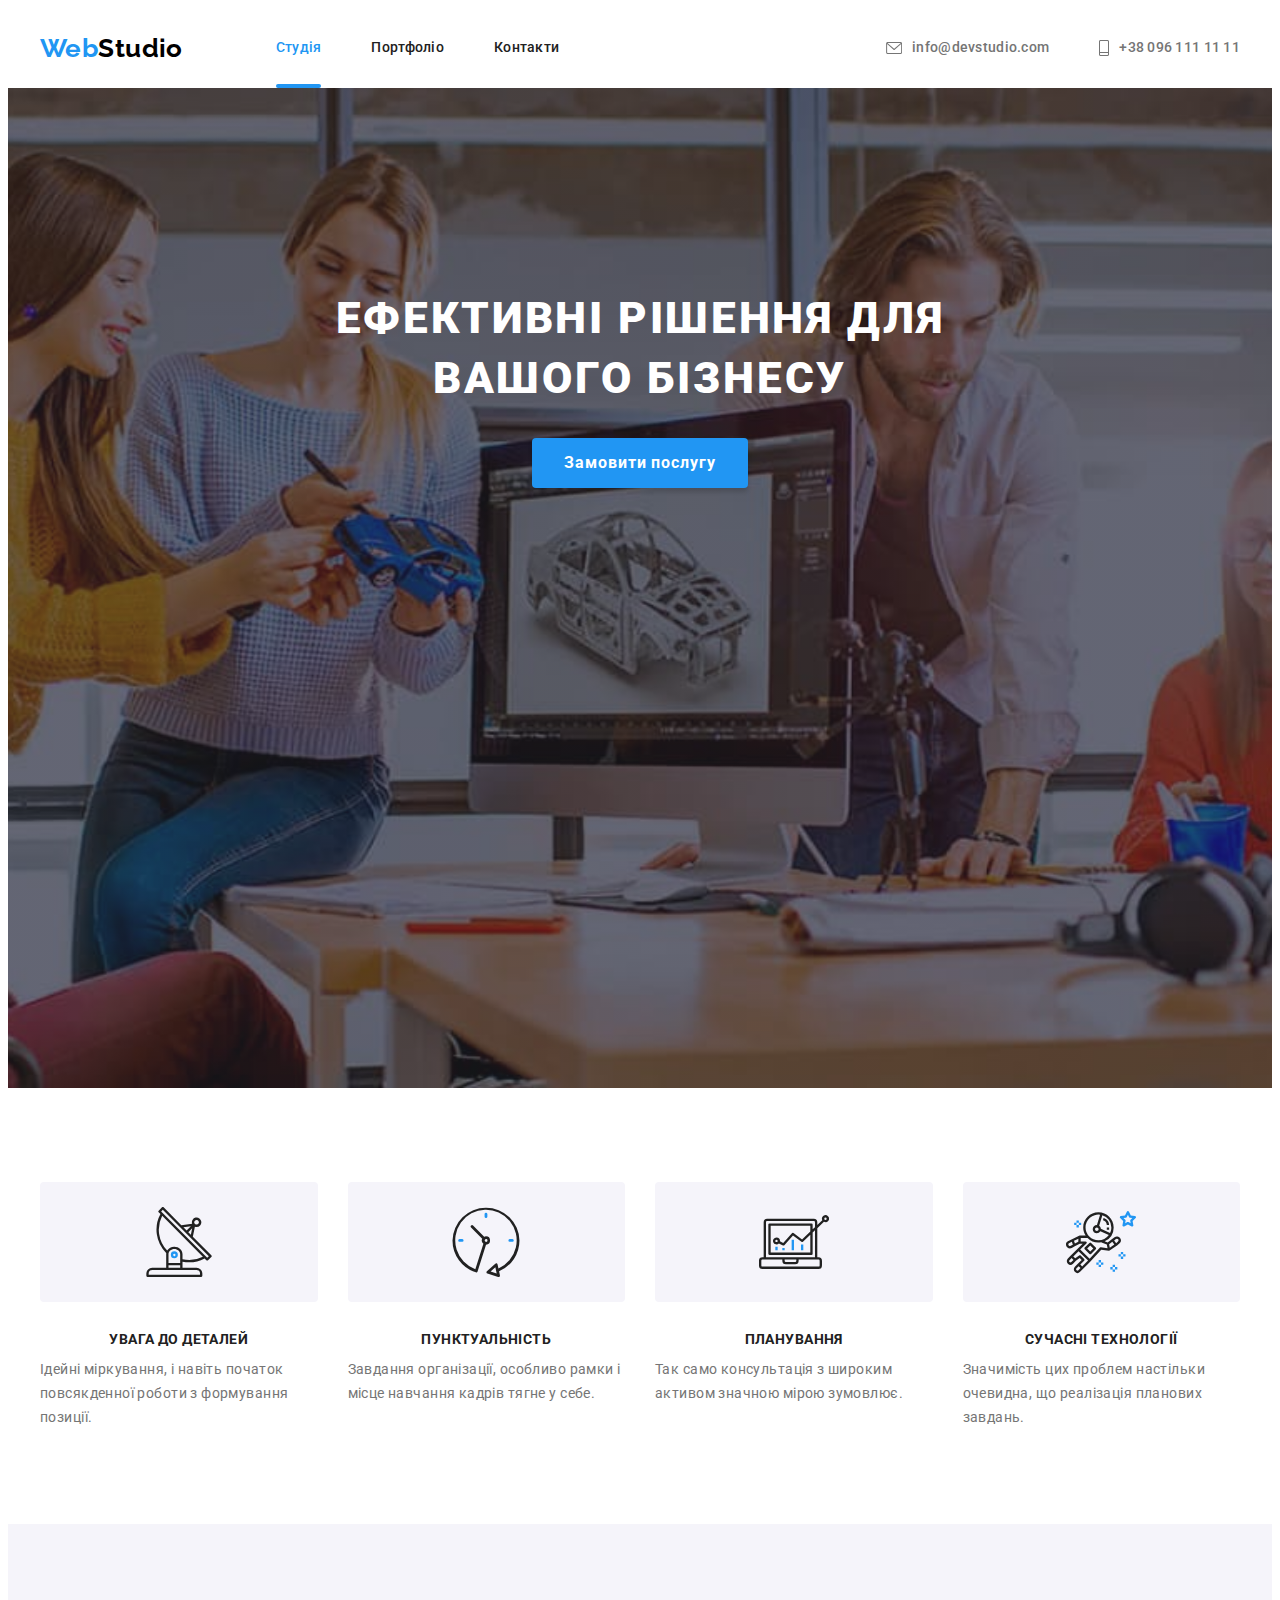
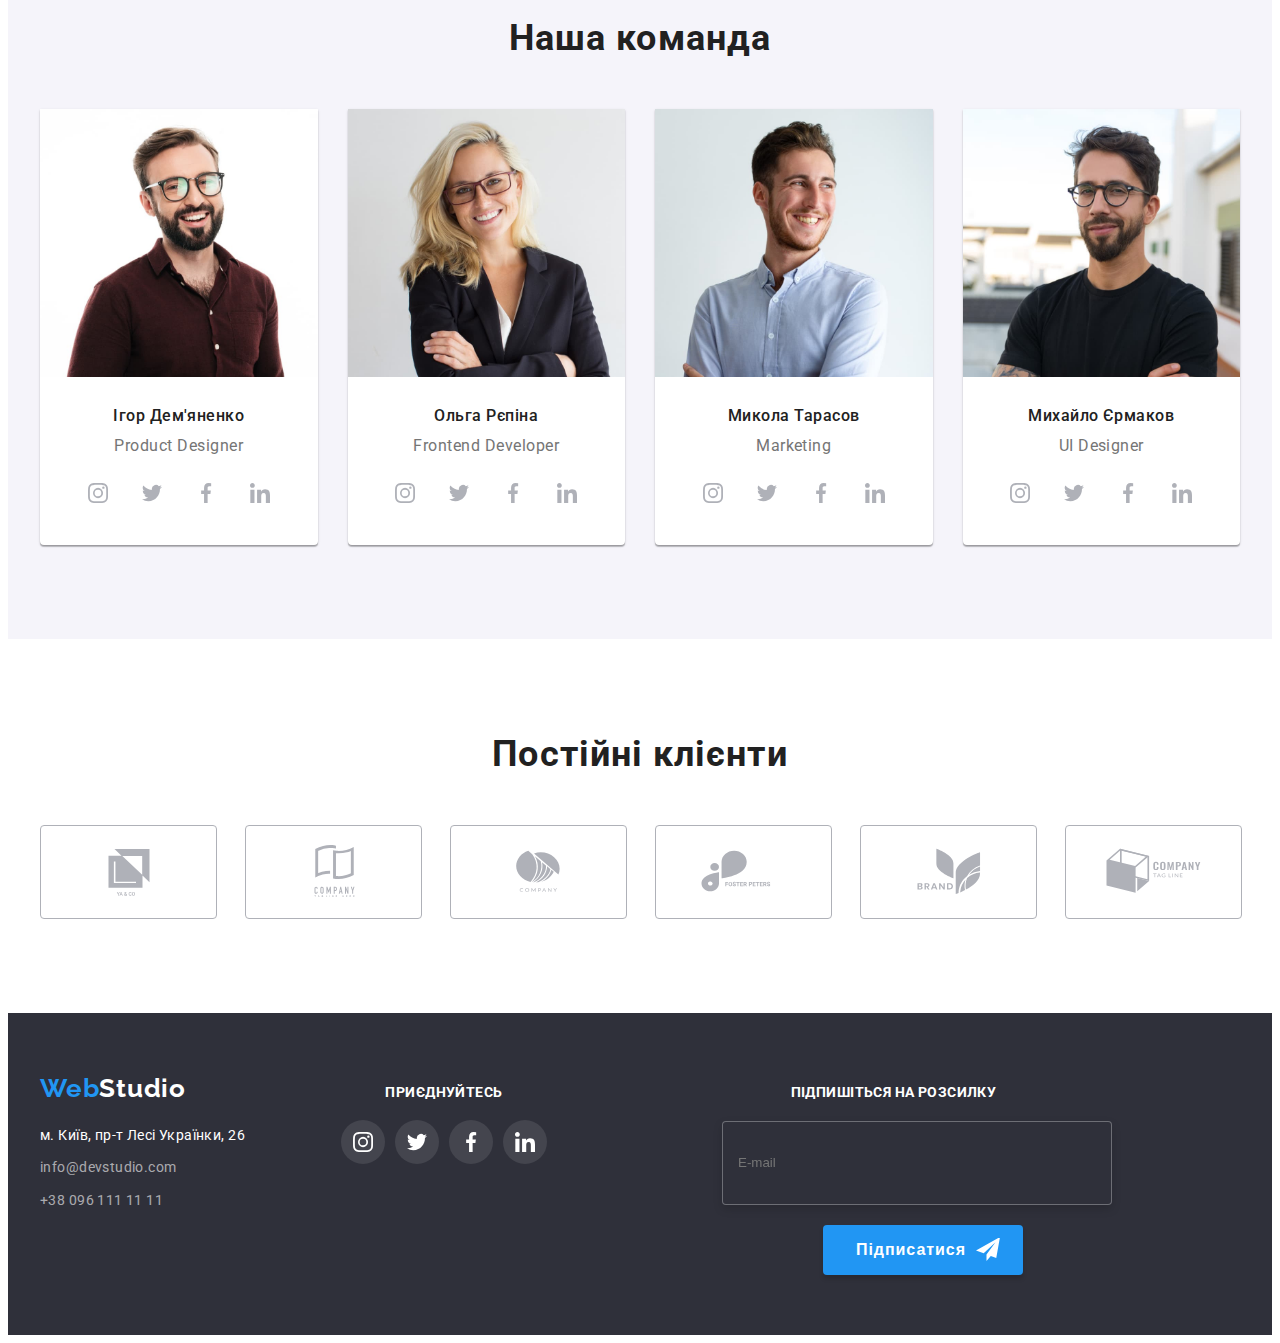
<file: index.html>
<!DOCTYPE html>
<html lang="uk">
<head>
    <link rel="stylesheet" href="https://cdnjs.cloudflare.com/ajax/libs/modern-normalize/1.1.0/modern-normalize.min.css"
        integrity="sha512-wpPYUAdjBVSE4KJnH1VR1HeZfpl1ub8YT/NKx4PuQ5NmX2tKuGu6U/JRp5y+Y8XG2tV+wKQpNHVUX03MfMFn9Q=="
        crossorigin="anonymous" referrerpolicy="no-referrer" />
    <link rel="stylesheet" href="https://cdnjs.cloudflare.com/ajax/libs/animate.css/4.1.1/animate.min.css" />
    <link rel="stylesheet" href="./css/main.min.css">
    <meta charset="UTF-8">
    <meta http-equiv="X-UA-Compatible" content="IE=edge">
    <meta name="viewport" content="width=device-width, initial-scale=1.0">
    <title>Студія</title>
    <link rel="preconnect" href="https://fonts.googleapis.com">
    <link rel="preconnect" href="https://fonts.gstatic.com" crossorigin>
    <link href="https://fonts.googleapis.com/css2?family=Raleway:wght@700&family=Roboto:wght@400;500;700;900&display=swap"
        rel="stylesheet">
</head>
<body>
<header class="header">
<div class="container header-container-index">
        <nav class="header-nav-index">
            <a href="./index.html" class="webstudio"><span class="web">Web</span>Studio</span></a>
            <div class="container-unter-line">
            <ul class="nav-head-list list">
            <li><a href="" class="nav-header current">Студія</a></li>
            <li><a href="./portfolio.html" class="nav-header">Портфоліо</a></li>
            <li><a href="" class="nav-header">Контакти</a></li>
        </ul>
    </div>       
    </nav>  
    <ul class="nav-contact-index list"> 
        <li class="nav-idex-li"><a href="mailto:info@devstudio.com" class="nav-contact"><svg class="nav-contact-icon" width="16" height="12">
            <use href="./images/symbol-env-handy.svg#icon-envelope"></use>
        </svg>info@devstudio.com</a></li>
        <li class="nav-idex-li"><a href="tel:+380961111111" class="nav-contact"><svg class="nav-contact-icon" width="10" height="16">
            <use href="./images/symbol-env-handy.svg#icon-Vector"></use>
        </svg>+38 096 111 11 11</a></li>
    </ul>  
    <button type="button" class="menu_open" data-menu-open><svg class="menu_icon" width="24" height="16">
        <use href="./images/symbol-defs.svg#icon-menu_24px"></use>
    </svg></button>
</div>
<div class="mob_menu is-hidden" data-menu>
    <div class="container"> 
    <div class="mob-menu_top">
        <button type="button" class="menu_close" data-menu-close><svg class="modal-close-icon" width="19" height="19">
            <use href="./images/symbol-defs.svg#icon-close-black"></use>
        </svg></button>
        <ul class="mob_menu_list list">
        <li class="mob_menu-item"><a href="" class="mob-menu_link current">Студія</a></li>
        <li class="mob_menu-item"><a href="./portfolio.html" class="mob-menu_link">Портфоліо</a></li>
        <li class="mob_menu-item"><a href="" class="mob-menu_link">Контакти</a></li>
    </ul>
</div>
    <div class="mob-menu_bottom">
        <ul class="mob_contact-list list">
        <li class="mobmenu-contact-item"><a href="tel:+380961111111" class="mob-menu_tel">+38 096 111 11 11</a></li>
        <li class="mobmenu-contact-item"><a href="mailto:info@devstudio.com" class="mob-menu_mail">info@devstudio.com</a></li>
    </ul>
    <ul class="soc-mob_menu list">
        <li class="mob-soc_item"><a href="" class="ref-soc_mob">Instagram</a></li>
        <li class="mob-soc_item"><a href="" class="ref-soc_mob">Twitter</a></li>
        <li class="mob-soc_item"><a href="" class="ref-soc_mob">Facebook</a></li>
        <li class="mob-soc_item"><a href="" class="ref-soc_mob">LinkedIn</a></li>
    </ul>
</div>
</div>     
</div>
    </header> 
    <main>
        <section class="head-section">
            <div class="container">
                <h1 class="head-title">Ефективні рішення для вашого бізнесу</h1>
            <button type="button" class="button-head" data-modal-open>Замовити послугу</button>
            </div>
        </section>
        <section class="benefits">
            <div class="container">
                <h2 class="visually-hidden">переваги</h2>
            <ul class="benefits-list list">
                <li class="list-benefits-index"><a href="" class="test-item-ref"><svg class="test-index-icon" width="70px" height="70px">
                        <use href="./images/symbol-defs.svg#icon-antenna-1"></use>
                        </svg></a>
                        <h3 class="title-main-section">увага до деталей</h3> 
                        <p class="parag-main-section">Ідейні міркування, і навіть початок повсякденної роботи з формування позиції.</p>
                </li>
                <li class="list-benefits-index"><a href="" class="test-item-ref"><svg class="test-index-icon" width="70px" height="70px">
                        <use href="./images/symbol-defs.svg#icon-clock-1"></use>
                        </svg></a><h3 class="title-main-section">пунктуальність</h3> <p class="parag-main-section">Завдання організації, особливо рамки і місце навчання кадрів тягне у себе.</p>
                </li>
                <li class="list-benefits-index"><a href="" class="test-item-ref"><svg class="test-index-icon" width="70px" height="70px">
                        <use href="./images/symbol-defs.svg#icon-diagram-1"></use>
                        </svg></a><h3 class="title-main-section">планування</h3> <p class="parag-main-section">Так само консультація з широким активом значною мірою зумовлює.</p>
                </li>
                <li class="list-benefits-index"><a href="" class="test-item-ref"><svg class="test-index-icon" width="70px" height="70px">
                        <use href="./images/symbol-defs.svg#icon-astronaut-1"></use>
                        </svg></a><h3 class="title-main-section">сучасні технології</h3> <p class="parag-main-section">Значимість цих проблем настільки очевидна, що реалізація планових завдань.</p>
                </li>
            </ul>      
        </div>    
        </section>
        <section class="we-do-section">
            <div class="container">
                <h2 class="we-do-title">Чим ми займаємося</h2>
            <ul class="wedo-list list">
                <li class="we-do-item"><div class="we-do-container"><img src="images/img-1-2.jpg" alt="photo1" width="370" height="294">
                <p class="we-do-text">десктопні додатки</p></div></li>
                <li class="we-do-item"><div class="we-do-container"><img src="images/img-2-2.jpg" alt="photo2" width="370" height="294">
                <p class="we-do-text">мобільні додатки</p></div></li>
                <li class="we-do-item"><div class="we-do-container"><img src="images/img-3-2.jpg" alt="photo3" width="370" height="294">
                <p class="we-do-text">дизайнерські рішення</p></div></li>
            </ul>
        </div>    
        </section>
        <section class="ourteam">
        <div class="container">
                <h2 class="team-name-section">Наша команда</h2>
            <ul class="team-list list">
                <li class="ourteam-index-box">
                    <picture>
                        <source srcset="./images/imgleute-2.jpg 1x, ./images/img2x.jpg 2x" media="(min-width: 1200px)">
                        <source srcset="./images/imgleute-2.jpg 1x, ./images/img-5tab2x.jpg 2x" media="(min-width: 768px)">
                        <source srcset="./images/imgleute-2.jpg 1x, ./images/img-mob.jpg 2x" media="(min-width: 460px)">
                    </picture>
                    <img srcset="./images/imgleute-2.jpg 1x, ./images/img2x.jpg 2x" src="images/imgleute-2.jpg" alt="photo1-2" width="270" height="260" class="img-team">
                    <div class="cont-team-name"><h3 class="team-name">Ігор Дем'яненко</h3>
                    <p class="team-name-parag">Product Designer</p> 
                    <ul class="index-soc-list list">
                        <li class="index-soc-item"><a href="" class="index-soc-link"><svg class="index-icon-soc" width="20px" height="20px">
                            <use href="./images/symbol-defs.svg#icon-instagram-2"></use>
                        </svg></a></li>
                        <li class="index-soc-item"><a href="" class="index-soc-link"><svg class="index-icon-soc" width="20px" height="20px">
                            <use href="./images/symbol-defs.svg#icon-twitter-1"></use>
                        </svg></a></li>
                        <li class="index-soc-item"><a href="" class="index-soc-link"><svg class="index-icon-soc" width="20px" height="20px">
                            <use href="./images/symbol-defs.svg#icon-facebook-1"></use>
                        </svg></a></li>
                        <li class="index-soc-item"><a href="" class="index-soc-link"><svg class="index-icon-soc" width="20px" height="20px">
                            <use href="./images/symbol-defs.svg#icon-linkedin-1"></use>
                        </svg></a></li>
                </ul>
                </div> 
                <li class="ourteam-index-box">
                    <picture>
                        <source srcset="./images/img-2leute-2.jpg 1x, ./images/img-2-2x.jpg 2x" media="(min-width: 1200px)">
                        <source srcset="./images/img-2leute-2.jpg 1x, ./images/img-6tab2x.jpg 2x" media="(min-width: 768px)">
                        <source srcset="./images/img-2leute-2.jpg 1x, ./images/img-mob1.jpg 2x" media="(min-width: 460px)">
                     </picture>
                    <img srcset="./images/img-2leute-2.jpg 1x, ./images/img-2-2x 2x.jpg" src="images/img-2leute-2.jpg" alt="photo1-3" width="270" height="260">
                    <div class="cont-team-name"><h3 class="team-name">Ольга Рєпіна</h3>
                    <p class="team-name-parag">Frontend Developer</p>
                <ul class="index-soc-list list">
                    <li class="index-soc-item"><a href="" class="index-soc-link"><svg class="index-icon-soc" width="20" height="20">
                            <use href="./images/symbol-defs.svg#icon-instagram-2"></use>
                        </svg></a></li>
                    <li class="index-soc-item"><a href="" class="index-soc-link"><svg class="index-icon-soc" width="20" height="20">
                            <use href="./images/symbol-defs.svg#icon-twitter-1"></use>
                        </svg></a></li>
                    <li class="index-soc-item"><a href="" class="index-soc-link"><svg class="index-icon-soc" width="20" height="20">
                            <use href="./images/symbol-defs.svg#icon-facebook-1"></use>
                        </svg></a></li>
                    <li class="index-soc-item"><a href="" class="index-soc-link"><svg class="index-icon-soc" width="20" height="20">
                            <use href="./images/symbol-defs.svg#icon-linkedin-1"></use>
                        </svg></a></li>
                </ul>
            </div>
                <li class="ourteam-index-box">
                    <picture>
                        <source srcset="./images/img-3leute-2.jpg 1x, ./images/img-3-2x.jpg 2x" media="(min-width: 1200px)">
                        <source srcset="./images/img-3leute-2.jpg 1x, ./images/img-7tab2x.jpg 2x" media="(min-width: 768px)">
                        <source srcset="./images/img-3leute-2.jpg 1x, ./images/img-mob2.jpg 2x" media="(min-width: 460px)">
                    </picture>
                    <img srcset="./images/img-3leute-2.jpg 1x, ./images/img-3-2x.jpg 2x" src="images/img-3leute-2.jpg" alt="photo1-4" width="270" height="260">
                    <div class="cont-team-name">
                    <h3 class="team-name">Микола Тарасов</h3>
                    <p class="team-name-parag">Marketing</p>
                <ul class="index-soc-list list">
                    <li class="index-soc-item"><a href="" class="index-soc-link"><svg class="index-icon-soc" width="20" height="20">
                            <use href="./images/symbol-defs.svg#icon-instagram-2"></use>
                        </svg></a></li>
                    <li class="index-soc-item"><a href="" class="index-soc-link"><svg class="index-icon-soc" width="20" height="20">
                            <use href="./images/symbol-defs.svg#icon-twitter-1"></use>
                        </svg></a></li>
                    <li class="index-soc-item"><a href="" class="index-soc-link"><svg class="index-icon-soc" width="20" height="20">
                            <use href="./images/symbol-defs.svg#icon-facebook-1"></use>
                        </svg></a></li>
                    <li class="index-soc-item"><a href="" class="index-soc-link"><svg class="index-icon-soc" width="20" height="20">
                            <use href="./images/symbol-defs.svg#icon-linkedin-1"></use>
                        </svg></a></li>
                </ul>
            </div>
                <li class="ourteam-index-box">
                    <picture>
                    <source srcset="./images/img-4leute-2.jpg 1x, ./images/img-4-2x.jpg 2x" media="(min-width: 1200px)">
                    <source srcset="./images/img-4leute-2.jpg 1x, ./images/img-8tab2x.jpg 2x" media="(min-width: 768px)">
                    <source srcset="./images/img-4leute-2.jpg 1x, ./images/img-mob3.jpg 2x" media="(min-width: 460px)">
                </picture>
                <img srcset="./images/img-4leute-2.jpg 1x, ./images/img-4-2x.jpg 2x" src="images/img-4leute-2.jpg" alt="photo1-5" width="270" height="260">
                <div class="cont-team-name"><h3 class="team-name">Михайло Єрмаков</h3>
                <p class="team-name-parag">UI Designer</p>
            <ul class="index-soc-list list">
                <li class="index-soc-item"><a href="" class="index-soc-link"><svg class="index-icon-soc" width="20" height="20">
                        <use href="./images/symbol-defs.svg#icon-instagram-2"></use>
                    </svg></a></li>
                <li class="index-soc-item"><a href="" class="index-soc-link"><svg class="index-icon-soc" width="20" height="20">
                        <use href="./images/symbol-defs.svg#icon-twitter-1"></use>
                    </svg></a></li>
                <li class="index-soc-item"><a href="" class="index-soc-link"><svg class="index-icon-soc" width="20" height="20">
                        <use href="./images/symbol-defs.svg#icon-facebook-1"></use>
                    </svg></a></li>
                <li class="index-soc-item"><a href="" class="index-soc-link"><svg class="index-icon-soc" width="20" height="20">
                        <use href="./images/symbol-defs.svg#icon-linkedin-1"></use>
                    </svg></a></li>
            </ul>
        </div> 
        </section>
        <section class="our-clients section">
            <div class="container">
                <h2 class="clients-title">Постійні клієнти</h2>
                <ul class="clients-list list">
                <li class="clients-item"><a href="" class="clients-link"><svg class="clients-icon" width="106" height="60">
                    <use href="./images/symbol-defs.svg#icon-Logo"></use>
                </svg></a></li>
                <li class="clients-item"><a href="" class="clients-link"><svg class="clients-icon" width="106" height="60">
                    <use href="./images/symbol-defs.svg#icon-Logo-2"></use>
                </svg></a></li>
                <li class="clients-item"><a href="" class="clients-link"><svg class="clients-icon" width="106" height="60">
                    <use href="./images/symbol-defs.svg#icon-Logo-3"></use>
                </svg></a></li>
                <li class="clients-item"><a href="" class="clients-link"><svg class="clients-icon" width="106" height="60">
                    <use href="./images/symbol-defs.svg#icon-Logo-4"></use>
                </svg></a></li>
                <li class="clients-item"><a href="" class="clients-link"><svg class="clients-icon" width="106" height="60">
                    <use href="./images/symbol-defs.svg#icon-Logo-5"></use>
                </svg></a></li>
                <li class="clients-item"><a href="" class="clients-link"><svg class="clients-icon" width="106" height="60">
                    <use href="./images/symbol-defs.svg#icon-Logo-6"></use>
                </svg></a></li>
            </ul>
        </div>
        </section>
    </main>
    <footer class="footer-section">
        <div class="footer-three-colon container">
            <div class="footer-two-colon">
        <div class="footer-container">
<a href="./index.html" class="webstudiofut"><span class="web">Web</span>Studio</span></a>
            <address class="address-footer-index">
                <ul class="footer-index-list list">
                <li class="footer-list-index"><a href="https://goo.gl/maps/mVJf43payoTZsXNx5" target="_blank" rel="noopener norefferer nofollow" class="address-studio">м. Київ, пр-т Лесі Українки, 26</a></li>
                <li class="footer-list-index"><a href="mail to:info@devstudio.com" class="footer-contact">info@devstudio.com</a></li>
                <li class="footer-list-index"><a href="tel:+380961111111" class="footer-contact">+38 096 111 11 11</a></li>
                </ul>
            </address>
        </div>  
        <div class="footer-soc-container">
            <p class="footer-soc-title">приєднуйтесь</p>
            <ul class="footer-soc-list list">
<li class="footer-soc-item"><a href="" class="footer-soc-link"><svg class="footer-icon-soc" width="20" height="20">
            <use href="./images/symbol-defs.svg#icon-instagram-2"></use>
        </svg></a></li>
<li class="footer-soc-item"><a href="" class="footer-soc-link"><svg class="footer-icon-soc" width="20" height="20">
            <use href="./images/symbol-defs.svg#icon-twitter-1"></use>
        </svg></a></li>
<li class="footer-soc-item"><a href="" class="footer-soc-link"><svg class="footer-icon-soc" width="20" height="20">
            <use href="./images/symbol-defs.svg#icon-facebook-1"></use>
        </svg></a></li>
<li class="footer-soc-item"><a href="" class="footer-soc-link"><svg class="footer-icon-soc" width="20" height="20">
            <use href="./images/symbol-defs.svg#icon-linkedin-1"></use>
        </svg></a></li>
            </ul>
        </div> 
    </div>  
    <div class="footer-input-check container">
            <label for="footer-check" class="footer-label">Підпишіться на розсилку</label>
            <form class="form-check">
            <input type="text" id="footer-check" name="footer-check" class="footer-input" placeholder="E-mail">
            <button type="submit" class="footer-btn">Підписатися 
                <span class="span-icon">
                <svg class="footer-btn-icon" width="24" height="24">
                <use href="./images/symbol-defs.svg#icon-icon-send-2"></use>
            </svg>
            </span></button> 
            </form>
        </div> 
    </div>
    </footer>
    <div class="backdrop is-hidden" data-modal>
        <div class="modal">
            <button type="button" class="modal-close" data-modal-close>
                <svg class="modal-close-icon" width="18" height="18">
                    <use href="./images/symbol-defs.svg#icon-close-black"></use>
                </svg>
            </button>
            <p class="modal-name">Залиште свої дані, ми вам передзвонимо</p>
            <form>
                    <label class="modal-label">
                    <span class="modal-input-text">Ім'я</span> 
                    <span class="modal-wrap">
                        <input type="text" name="user-name" class="modal-input" required>
                    <svg class="modal-input-icon" width="16" height="16">
                        <use href="./images/symbol-defs.svg#icon-person-black-18dp-1-2"></use>
                    </svg>
                </span>
                </label>
                <label class="modal-label">
                    <span class="modal-input-text">Телефон</span> 
                    <span class="modal-wrap">
                        <input type="tel" name="user-tel" class="modal-input" required>
                    <svg class="modal-input-icon" width="16" height="16">
                        <use href="./images/symbol-defs.svg#icon-phone-black-18dp-1-2"></use>
                    </svg>
                    </span>
                </label>
                    <label class="modal-label">
                    <span class="modal-input-text">Пошта</span> 
                    <span class="modal-wrap">
                        <input type="email" name="user-email" class="modal-input" required>
                    <svg class="modal-input-icon" width="16" height="16">
                        <use href="./images/symbol-defs.svg#icon-email-black-18dp-1-2"></use>
                    </svg>
                    </span>
                </label>
                <div class="text-area-wrap">
                    <label class="modal-label">
                    <span class="modal-field-text">Коментар</span> 
                    <textarea name="text" cols="30" rows="10" class="modal-textarea" placeholder="Введіть текст"></textarea>
                </label></div>
                <div class="input-privacy">
                    <input type="checkbox" id="privacy" name="privacy" class="privacy-input visually-hidden">
                    <label for="privacy" class="check-text">
                    <span>
                        <svg class="privacy-icon" width="16" height="15">
                            <use href="./images/symbol-defs.svg#icon-Vector-2"></use>
                        </svg>
                    </span>
                     Погоджуюся з розсилкою та приймаю <a href="" target="_blank" rel="noopener norefferer nofollow" class="privacy-ref">Умови договору</a> 
                    </label>
                </div>
                <button type="submit" class="modal-btn">Відправити</button>
            </form>
        </div>
    </div>
    <script src="js/modal.js"></script>
    <script src="js/menu.js"></script>
</body>
</html>
</file>
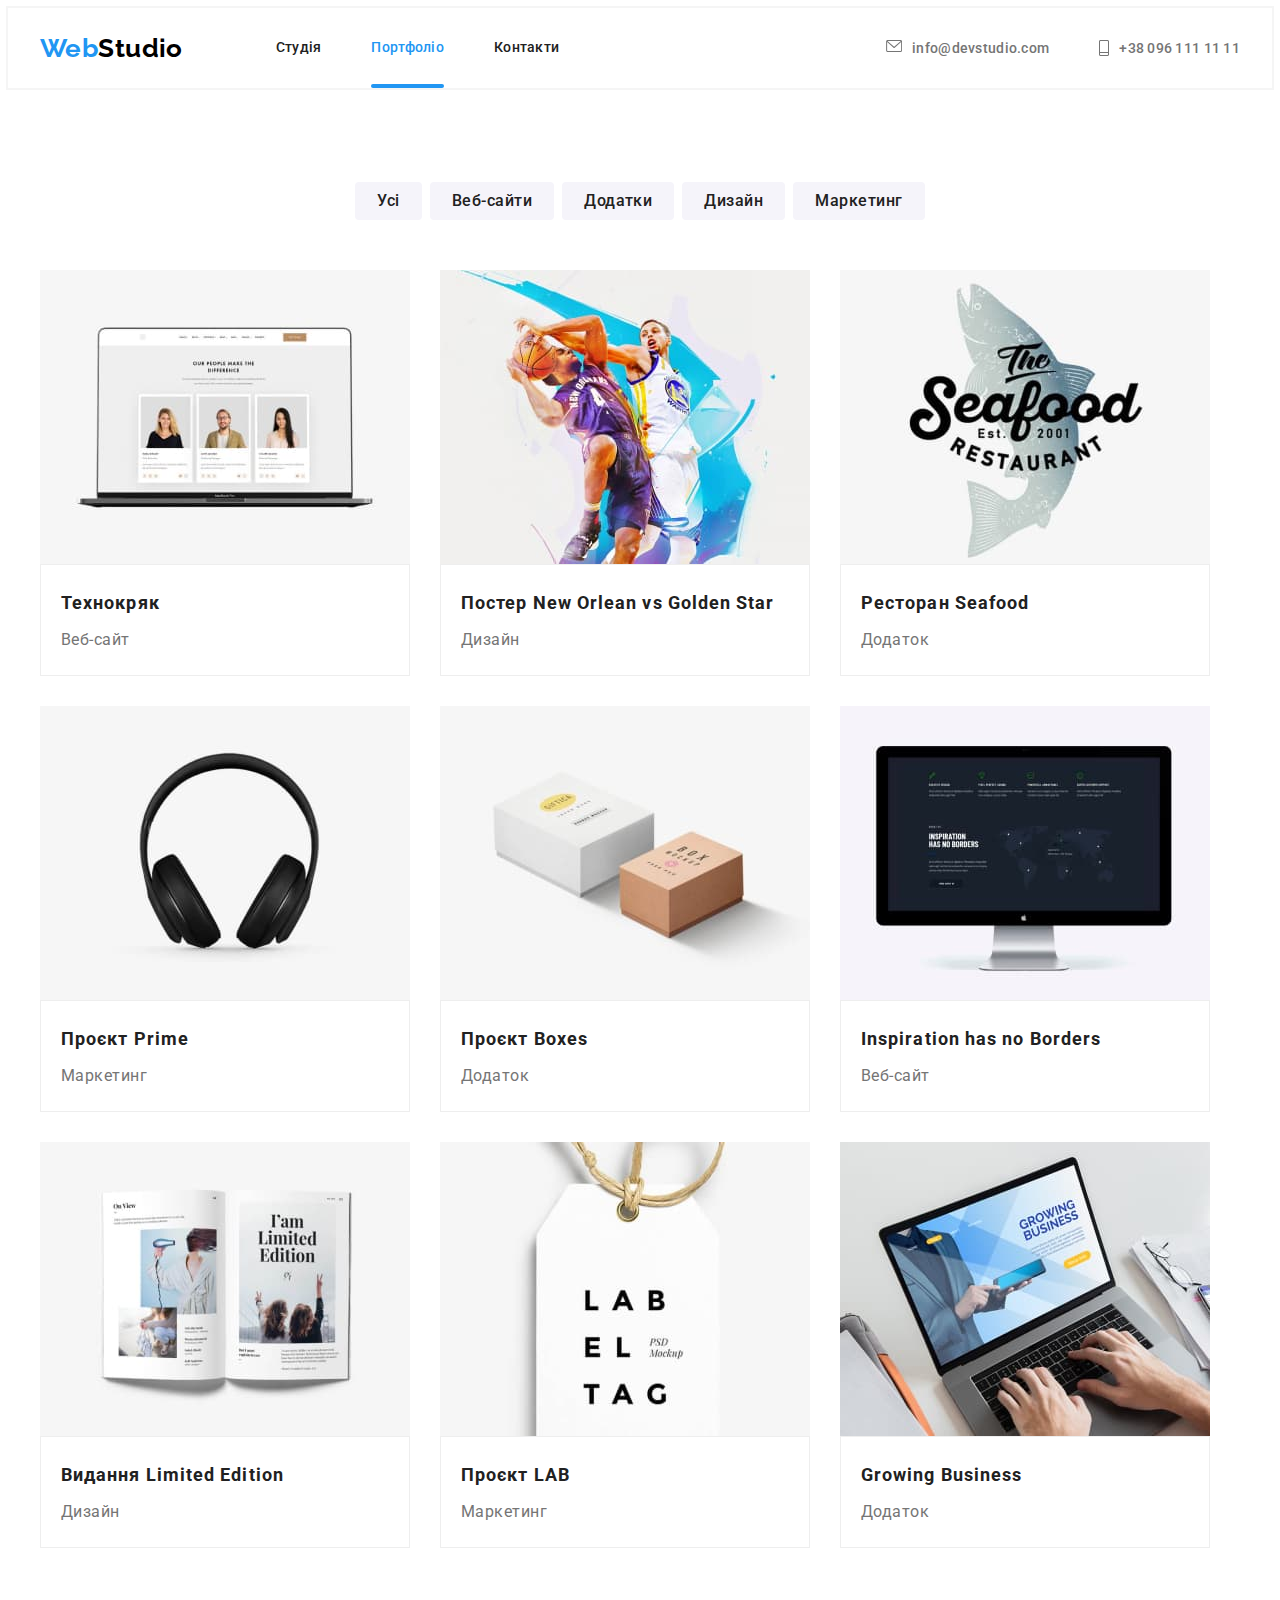
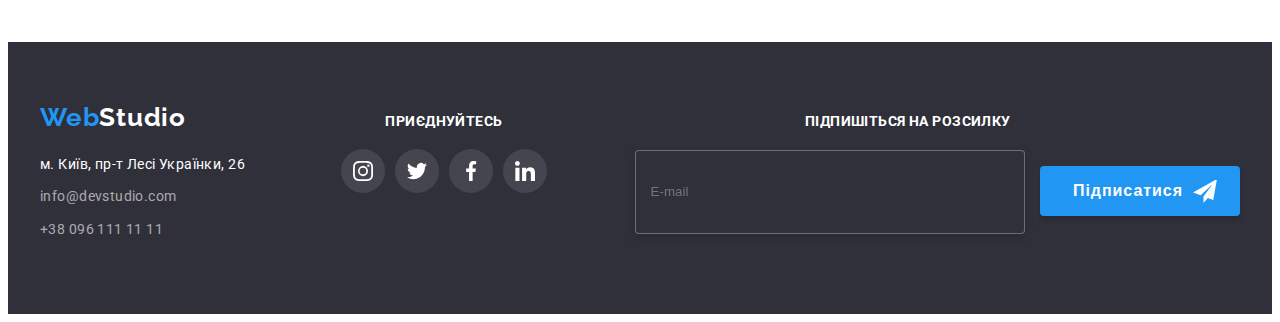
<file: portfolio.html>
<!DOCTYPE html>
<html lang="uk">
<head>
    <link rel="stylesheet" href="https://cdnjs.cloudflare.com/ajax/libs/modern-normalize/1.1.0/modern-normalize.min.css"
        integrity="sha512-wpPYUAdjBVSE4KJnH1VR1HeZfpl1ub8YT/NKx4PuQ5NmX2tKuGu6U/JRp5y+Y8XG2tV+wKQpNHVUX03MfMFn9Q=="
        crossorigin="anonymous" referrerpolicy="no-referrer" />
    <link rel="stylesheet" href="https://cdnjs.cloudflare.com/ajax/libs/animate.css/4.1.1/animate.min.css" />
    <!-- <link rel="stylesheet" href="./css/styles.css"> -->
    <link rel="stylesheet" href="./css/main.min.css">
    <meta charset="UTF-8">
    <meta http-equiv="X-UA-Compatible" content="IE=edge">
    <meta name="viewport" content="width=device-width, initial-scale=1.0">
    <title>Портфоліо</title>
    <link rel="preconnect" href="https://fonts.googleapis.com">
    <link rel="preconnect" href="https://fonts.gstatic.com" crossorigin>
    <link href="https://fonts.googleapis.com/css2?family=Raleway:wght@700&family=Roboto:wght@400;500;700;900&display=swap"
        rel="stylesheet">
</head>
<body>
    <header class="header-portfolio">
        <div class="por-cont-header container">
           <nav class="nav-header-portfolio">
            <a href="./index.html" class="webstudio"><span class="web">Web</span>Studio</a>
            <div class="container-port-unterline">
                <ul class="port-header-list list">
                <li><a href="./index.html" class="portfolio-nav">Студія</a></li>
                <li><a href="" class="portfolio-nav current">Портфоліо</a></li>
                <li><a href="" class="portfolio-nav">Контакти</a></li>
            </ul>
        </div>    
         </nav>
         <ul class="portfolio-contact-list list">
            <li><a href="mailto:info@devstudio.com" class="portfolio-contact"><svg class="pnav-contact-icon" width="16" height="12">
                <use href="./images/symbol-env-handy.svg#icon-envelope"></use>
            </svg>info@devstudio.com</a></li>
            <li><a href="tel:+380961111111" class="portfolio-contact"><svg class="pnav-contact-icon" width="10" height="16">
                <use href="./images/symbol-env-handy.svg#icon-Vector"></use>
            </svg>+38 096 111 11 11</a></li>
         </ul>
     </div>    
    </header>
    <main>
    <section class="portfolio-main-color">
        <div class="container">
            <h1 class="visually-hidden prt-pdg">Портфоліо</h1>
    <ul class="btn-portfolio-list list">
        <li><button type="button" class="portfolio-button">Усі</button></li>
        <li><button type="button" class="portfolio-button">Веб-сайти
        </button></li>
        <li><button type="button" class="portfolio-button">Додатки
        </button></li>
        <li><button type="button" class="portfolio-button">Дизайн</button></li>
        <li><button type="button" class="portfolio-button">Маркетинг
        </button></li>
    </ul>    
        <ul class="portfolio-img-list list">
            <li class="portfolio-box"><a href="" class="portfolio-box-link"><div class="img-text-container"><img src="images/images-portfolio/img.jpg" alt="img1" width="370" height="294"><p class="img-text">Ресурс пропонує комплексні пропозиції з різним рівнем функціоналу та сервісів. Все це дозволить відвідувачу отримати
            вичерпні відомості про компанію чи приватну особу.</p></div>
            <div class="port-img-name"><h2 class="portfolio-img-name">Технокряк</h2>
            <p class="portfolio-img-parag">Веб-сайт</p></div></a>
            </li>
            <li class="portfolio-box"><a href="" class="portfolio-box-link"><img src="images/images-portfolio/img-2.jpg" alt="img2" width="370" height="294">
            <div class="port-img-name"><h2 class="portfolio-img-name">Постер New Orlean vs Golden Star</h3>
            <p class="portfolio-img-parag">Дизайн</p></div></a>
           </li>
            <li class="portfolio-box"><a href="" class="portfolio-box-link"><img src="images/images-portfolio/img-3.jpg" alt="img3" width="370" height="294">
            <div class="port-img-name"><h2 class="portfolio-img-name">Ресторан Seafood</h2>
            <p class="portfolio-img-parag">Додаток</p></div></a>
            </li>
            <li class="portfolio-box"><a href="" class="portfolio-box-link"><img src="images/images-portfolio/img-4.jpg" alt="img4" width="370" height="294">
            <div class="port-img-name"><h2 class="portfolio-img-name">Проєкт Prime</h2>
            <p class="portfolio-img-parag">Маркетинг</p></div></a>
            </li>    
            <li class="portfolio-box"><a href="" class="portfolio-box-link"><img src="images/images-portfolio/img-5.jpg" alt="img5" width="370" height="294">
            <div class="port-img-name"><h2 class="portfolio-img-name">Проєкт Boxes</h2>
            <p class="portfolio-img-parag">Додаток</p></div></a>
            </li>
            <li class="portfolio-box"><a href="" class="portfolio-box-link"><img src="images/images-portfolio/img-6.jpg" alt="img6" width="370" height="294">
            <div class="port-img-name"><h2 class="portfolio-img-name">Inspiration has no Borders</h2>
            <p class="portfolio-img-parag">Веб-сайт</p></div></a>
            </li>
            <li class="portfolio-box"><a href="" class="portfolio-box-link"><img src="images/images-portfolio/img-7.jpg" alt="img7" width="370" height="294">
            <div class="port-img-name"><h2 class="portfolio-img-name">Видання Limited Edition</h2>
            <p class="portfolio-img-parag">Дизайн</p></div></a>
            </li>
            <li class="portfolio-box"><a href="" class="portfolio-box-link"><img src="images/images-portfolio/img-8.jpg" alt="img8" width="370" height="294">
            <div class="port-img-name"><h2 class="portfolio-img-name">Проєкт LAB</h2>
            <p class="portfolio-img-parag">Маркетинг</p></div></a>
            </li>
            <li class="portfolio-box"><a href="" class="portfolio-box-link"><img src="images/images-portfolio/img-9.jpg" alt="img9" width="370" height="294">
            <div class="port-img-name"><h2 class="portfolio-img-name">Growing Business</h2>
            <p class="portfolio-img-parag">Додаток</p></div></a>
            </li>
        </ul>
    </div>    
    </section>
</main>
   <footer class="footer-portfolio">
    <div class="footer-two-colon container">
        <div class="footer-container">
            <a href="./index.html" class="webstudiofut"><span class="web">Web</span>Studio</a>
            <address class="address-footer-portfolio">
                <ul class="list">
                <li class="footer-list-port"><a href="https://goo.gl/maps/mVJf43payoTZsXNx5" target="_blank" rel="noopener norefferer nofollow" class="adress-portfolio">м. Київ, пр-т Лесі Українки, 26</a></li>
                <li class="footer-list-port"><a href="mailto:info@devstudio.com" class="portfolio-contactfut">info@devstudio.com</a></li>
                <li class="footer-list-port"><a href="tel:+380961111111" class="portfolio-contactfut">+38 096 111 11 11</a></li>
                </ul>
        </div>
            </address> 
            <div class="footer-soc-container">
                <p class="footer-soc-title">приєднуйтесь</p>
                <ul class="footer-soc-list list">
                    <li class="footer-soc-item"><a href="" class="footer-soc-link"><svg class="footer-icon-soc" width="20"
                                height="20">
                                <use href="./images/symbol-defs.svg#icon-instagram-2"></use>
                            </svg></a></li>
                    <li class="footer-soc-item"><a href="" class="footer-soc-link"><svg class="footer-icon-soc" width="20"
                                height="20">
                                <use href="./images/symbol-defs.svg#icon-twitter-1"></use>
                            </svg></a></li>
                    <li class="footer-soc-item"><a href="" class="footer-soc-link"><svg class="footer-icon-soc" width="20"
                                height="20">
                                <use href="./images/symbol-defs.svg#icon-facebook-1"></use>
                            </svg></a></li>
                    <li class="footer-soc-item"><a href="" class="footer-soc-link"><svg class="footer-icon-soc" width="20"
                                height="20">
                                <use href="./images/symbol-defs.svg#icon-linkedin-1"></use>
                            </svg></a></li>
                </ul>
            </div>
            <div class="footer-input-check">
                <label for="footer-check" class="footer-label">Підпишіться на розсилку</label>
                <form class="form-check">
                    <input type="text" id="footer-check" name="footer-check" class="footer-input" placeholder="E-mail">
                    <button type="submit" class="footer-btn">Підписатися
                        <span class="span-icon">
                            <svg class="footer-btn-icon" width="24" height="24">
                                <use href="./images/symbol-defs.svg#icon-icon-send-2"></use>
                            </svg>
                        </span></button>
                </form>
            </div>
   </footer> 
</body>
</html>
</file>
<file: css/styles.css>
:root{
    --portfolio-button-text: #FFFFFF;
    --portfolio-bg-color: #2196F3;
    --primary-white-color: #FFFFFF;
    --primary-whiteblack-color: #212121;
    --primary-gray-color: #757575;
    --primary-vanila-color: #EEEEEE;
    --primary-black-color: #000000;
    --primary-vanilawhite-color: #F5F4FA;
    --primary-blackwhite-color: #2F303A;
    --primary--grey-color: #ECECEC;
    --transition-main: 250ms cubic-bezier(0.4, 0, 0.2, 1);
}
body{
    font-family: 'Roboto', sans-serif;
    background-color: #FFFFFF;
    font-size: 14px;
    letter-spacing: 0.03em;
    color: var(--primary-whiteblack-color);
}

p, 
h1, 
h2, 
h3, 
h4, 
h5, 
h6 {
    margin: 0;
}

ul, 
ol {
    margin: 0;
    padding-left: 0;
}

address {
    font-style: normal;
}

button {
    cursor: pointer;
}

img{
    display: block;
}

.list{
    list-style: none;
}

.visually-hidden{
    position: absolute;
    white-space: nowrap;
    width: 1px;
    height: 1px;
    overflow: hidden;
    border: 0;
    padding: 0;
    clip: rect(0 0 0 0);
    clip-path: inset(50%);
    margin: -1px;
}

.container{
    width: 1200px;
    padding-left: 15px;
    padding-right: 15px;
    margin: 0 auto;
} 
/* Studio */
/* headernav */
 .webstudiofut{
    font-family: 'Raleway';
    font-weight: 700;
    font-size: 26px;
    line-height: 1.19;
    letter-spacing: 0.03em;
    color: #FFFFFF;
    text-decoration: none;
}
.webstudio{
    font-family: 'Raleway', sans-serif;
    font-weight: 700;
    font-size: 26px;
    line-height: 1.19;
    color: #000000;
    text-decoration: none;
    margin-right: 93px;
}

.web{
    color: #2196F3;
    text-decoration: none;    
}
.header-nav-index{
    display: flex;
    align-items: center;

}
.header-container-index{
    display: flex;
    align-items: center;
}
.nav-contact-index{
    display: flex;
    gap: 50px;
    margin-left: auto;
}
.nav-head-list{
    display: flex;
    gap: 50px;
    align-items: flex-end;
}
.nav-header{
    font-family: 'Roboto', sans-serif;
    font-weight: 500;
    font-size: 14px;
    line-height: 1.14;
    letter-spacing: 0.02em;
    color: #212121;  
    text-decoration: none;
    display: block;
    padding: 32px 0;
    transition: color var(--transition-main);
}

.nav-header:hover,
.nav-header:focus{
    color: #2196F3;
}
.current{
    color: #2196F3;
    display: flex;
    align-items: flex-end;
    position: relative;
}

.container-unter-line .current::after{
    content: '';
    width: 100%;
    height: 4px;
    background-color: #2196F3;
    position: absolute;
    bottom: 0;
    left: 0;
    border-radius: 2px;
}

.container-port-unterline .current::after{
    content: '';
    width: 100%;
    height: 4px;
    background-color: #2196F3;
    position: absolute;
    bottom: 0;
    left: 0;
    border-radius: 2px;
}
.nav-contact{
    font-family: 'Roboto', sans-serif;
    font-weight: 500;
    font-size: 14px;
    line-height: 1.14;
    letter-spacing: 0.02em;
    color: #757575;
    text-decoration: none;
    font-style: normal;
    display: flex;
    align-items: center;
    transition: color var(--transition-main);
}

.nav-contact-icon{
    margin-right: 10px;
    fill: currentColor;
}

.nav-contact:hover,
.nav-contact:focus{
    color: #2196F3;
}

/* head section */
.test-item-list-index{
    display: flex;
    gap: 30px;
    padding-bottom: 30px;
}
.test-item-index{
    width: 270px;
    height: 120px;
    background-color: #F5F4FA;
    border-radius: 4px;
    display: flex;
    align-items: center;
    justify-content: center;
}


.head-section{
    background-color: #2F303A;
    padding-bottom: 200px;
    padding-top: 200px;
    text-align: center;
    background-image: linear-gradient(rgba(47, 48, 58, 0.4),rgba(47, 48, 58, 0.4)), url(../images/front-2.jpg);
    background-repeat: no-repeat;
    background-position: center;
    background-size: cover;
    color: rgba(47, 48, 58, 0.4);
    max-width: 1600px;
    height: 600px;
    margin: 0 auto;
}
.head-title{
    font-family: 'Roboto' sans-serif;
    font-weight: 900;
    font-size: 44px;
    line-height: 1.36;
    text-align: center;
    letter-spacing: 0.06em;
    text-transform: uppercase;
    color:#FFFFFF;
    width:  696px; 
    margin: 0 auto;
    margin-bottom: 30px;
}
.button-head{
    box-shadow: 0px 4px 4px rgba(0, 0, 0, 0.15);
    border-radius: 4px;
    border: none;
    background-color: #2196F3;
    font-family: 'Roboto';
    font-weight: 700;
    font-size: 16px;
    line-height: 1.87;
    letter-spacing: 0.06em;
    color: #FFFFFF;
    cursor: pointer;
    min-width: 216px;
    padding: 10px 32px;
}
/* main section */
.benefits{
    padding: 94px 0;
}
.benefits-list{
    display: flex;
    gap: 30px;
}

.test-item-ref{
    display: flex;
    align-items: center;
    justify-content: center;
    margin-bottom: 55px;
    background-color: rgba(245, 244, 250, 1);
    width: 270px;
    height: 120px;
    border-radius: 4px;
}
.title-main-section{
    font-family: 'Roboto', sans-serif;
    font-weight: 700;
    font-size: 14px;
    line-height: 1.14;
    letter-spacing: 0.03em;
    text-transform: uppercase;
    color: #212121;
}
.parag-main-section{
    font-family: 'Roboto', sans-serif;
    font-weight: 400;
    font-size: 14px;
    line-height: 1.71;
    letter-spacing: 0.03em;
    color: #757575;
    margin-top: 10px;
} 
/* what we do */
.we-do-title{
    font-family: 'Roboto',sans-serif;
    font-weight: 700;
    font-size: 36px;
    line-height: 1.16;
    text-align: center;
    letter-spacing: 0.03em;
    color: #212121;
    margin-bottom: 50px;
}
.wedo-list{
    display: flex;
    gap: 30px;
}
.we-do-section{
    padding-bottom: 94px;
}
.we-do-container{
    position: relative;
}
.we-do-text{
    font-family: 'Roboto';
    font-weight: 700;
    font-size: 14px;
    line-height: 1.14;
    text-align: center;
    letter-spacing: 0.03em;
    text-transform: uppercase;
    color: #FFFFFF;
    position: absolute;
    bottom: 0;
    background: rgba(47, 48, 58, 0.8);
    width: 100%;
    height: 70px;
    display: flex;
    align-items: center;
    justify-content: center;
} 
/* our team */
.ourteam{
    background-color: #F5F4FA;
    padding-top: 94px;
    padding-bottom: 94px;
}
.team-list{
    display: flex;
    gap: 30px;
}
.ourteam-index-box{
    background: #FFFFFF;
    box-shadow: 0px 1px 3px rgba(0, 0, 0, 0.12), 0px 1px 1px rgba(0, 0, 0, 0.14), 0px 2px 1px rgba(0, 0, 0, 0.2);
    border-radius: 0px 0px 4px 4px;
}
.team-name-section{
    font-family: 'Roboto', sans-serif;
    font-weight: 700;
    font-size: 36px;
    line-height: 1.16;
    text-align: center;
    letter-spacing: 0.03em;
    color: #212121;
    margin-bottom: 50px;
}
.team-name{
    font-family: 'Roboto', sans-serif;
    font-weight: 500;
    font-size: 16px;
    line-height: 1.18;
    text-align: center;
    letter-spacing: 0.03em;
    color: #212121;
}
.team-name-parag{
    font-family: 'Roboto', sans-serif;
    font-weight: 400;
    font-size: 16px;
    line-height: 1.19;
    text-align: center;
    letter-spacing: 0.03em;
    color: #757575;
    margin-top: 10px;
    margin-bottom: 16px;
}
.cont-team-name{
    padding-top: 30px;
    padding-bottom: 30px;
}
.index-soc-item{
    width: 44px;
    height: 44px;
}
.index-soc-link{
    width: 100%;
    height: 100%;
    fill: rgba(175, 177, 184, 1);
    border-radius: 50%;
    display: flex; 
    align-items: center;
    justify-content: center;
    cursor: pointer;
    transition: background-color var(--transition-main), fill var(--transition-main);
}
.index-soc-link:hover,
.index-soc-link:focus{
    background-color: #2196F3;
    fill: #FFFFFF;
}
.index-soc-list{
    display: flex;
    gap: 10px;
    align-items: center;
    justify-content: center;
   
}
/* our clients */
.our-clients{
    margin-top: 94px;
    margin-bottom: 94px;
}
.clients-title{
    font-family: 'Roboto';
    font-weight: 700;
    font-size: 36px;
    line-height: 42px;
    text-align: center;
    letter-spacing: 0.03em;
    color: #212121;
    padding-bottom: 50px;
}
.clients-list{
    display: flex;
    justify-content: center;
    align-items: center;
    gap: 30px;
}
.clients-item{
    width: 170px;
    height: 92px;
    
}
.clients-link{
    width: 100%;
    height: 100%;
    border: 1px solid currentColor;
    color:#AFB1B8;
    border-radius: 4px;
    justify-content: center;
    align-items: center;
    display: flex;
    cursor: pointer;
    transition: color var(--transition-main), fill var(--transition-main);
}

.clients-icon{
    fill: currentColor;

}
.clients-link:hover,
.clients-link:focus{
    color: #2196F3;
    fill: #2196F3;
}
/* footer */
.footer-section{
    background-color: #2F303A;
    padding-top: 60px;
    padding-bottom: 60px;
}
.address-studio{
    font-family: 'Roboto';
    font-weight: 400;
    font-size: 14px;
    line-height: 1.71;
    letter-spacing: 0.03em;
    text-decoration: none;
    color: #FFFFFF;
    transition: color var(--transition-main);
}
.address-studio:hover,
.address-studio:focus{
    color: #2196F3;
}
.address-footer-index{
    margin-top: 20px;
}
.footer-contact{
    font-family: 'Roboto';
    font-weight: 400;
    font-size: 14px;
    line-height: 1.71;
    letter-spacing: 0.03em;
    color: rgba(255, 255, 255, 0.6);
    text-decoration: none;
    transition: color var(--transition-main);
}
.footer-list-index:not(:last-child){
    margin-bottom: 9px;
}
.footer-list-port:not(:last-child){
    margin-bottom: 9px;
}
.footer-contact:hover,
.footer-contact:focus{
    color: #2196F3;
}
.footer-soc-title{
    font-family: 'Roboto';
    font-weight: 700;
    font-size: 14px;
    line-height: 16px;
    letter-spacing: 0.03em;
    text-transform: uppercase;
    color: #FFFFFF;
}
.footer-two-colon{
    display: flex;
    align-items: baseline;
}
.footer-soc-container{
    margin-left: 70px;
}
.footer-soc-list{
    display: flex;    
    gap: 10px;
    margin-top: 20px;
}
.footer-soc-item{
    width: 44px;
    height: 44px;
    background-color: rgba(255, 255, 255, 0.1);
    border-radius: 50%;
}
.footer-soc-link{
    width: 100%;
    height: 100%;
    border-radius: 50%;
    justify-content: center;
    fill: rgba(255, 255, 255, 1);
    align-items: center;
    display: flex;
    cursor: pointer;
    transition: background-color var(--transition-main);
}
.footer-soc-link:hover,
.footer-soc-link:focus{
    background-color: #2196F3;
}

/* portfolio */
/* header */
.nav-header-portfolio{
    display: flex;
    align-items: center;
}
.port-header-list{
    display: flex;
    gap: 50px;
}
.portfolio-contact-list{
    display: flex;
    align-items: center;
    gap: 50px;
    margin-left: auto;
}
.pnav-contact-icon{
    fill: currentColor;
    margin-right: 10px;
}
.portfolio-main-color{
    padding-top: 94px;
}
.header-portfolio{
    display: flex;
    outline: 2px solid #F5F5F5;
}
.por-cont-header{
    display: flex;
}
.btn-portfolio-list{
    display: flex;
    justify-content: center;
    gap: 8px;
    margin-bottom: 50px;
}
.portfolio-nav{
    font-family: 'Roboto', sans-serif;
    font-weight: 500;
    font-size: 14px;
    line-height: 1.14;
    letter-spacing: 0.02em;
    color: #212121;
    text-decoration: none;
    display: block;
    padding: 32px 0;
    transition: color var(--transition-main)
}
.container-port-unterline{
    position: relative;
}
.portfolio-nav:hover,
.portfolio-nav:focus{
    color: #2196F3;
     
}
.current {
    color: #2196F3;
}
.portfolio-contact{
    font-family: 'Roboto', sans-serif;
    font-weight: 500;
    font-size: 14px;
    line-height: 16px;
    letter-spacing: 0.02em;
    color: #757575;
    text-decoration: none;
    font-style: normal;
    display: flex;
    margin-left: 0;
    transition: color var(--transition-main), fill var(--transition-main);
}
.portfolio-contact:hover,
.portfolio-contact:focus{
    color: #2196F3;
    fill: #2196F3;
}
.portfolio-button{
    font-family: 'Roboto';
    font-weight: 500;
    font-size: 16px;
    line-height: 1.62;
    text-align: center;
    letter-spacing: 0.03em;
    border-radius: 4px;
    border: none;
    background-color: #F5F4FA;
    color: var(--primary-whiteblack-color);
    cursor: pointer;
    padding: 6px 22px;
    transition: background-color var(--transition-main), color var(--transition-main), box-shadow var(--transition-main);
}

.portfolio-button:hover,
.portfolio-button:focus {
    box-shadow: 0px 3px 1px rgba(0, 0, 0, 0.1), 0px 1px 2px rgba(0, 0, 0, 0.08), 0px 2px 2px rgba(0, 0, 0, 0.12);
    color: var(--portfolio-button-text);
    background-color: var(--portfolio-bg-color);
}
/* portfolio img */
.portfolio-main-color{
    padding-bottom: 94px;
}
.portfolio-img-list{
    display: flex;
    flex-wrap: wrap;
    gap: 30px;
}

.portfolio-img-name{
    font-family: 'Roboto'sans-serif;
    font-weight: 700;
    font-size: 18px;
    line-height: 2;
    letter-spacing: 0.06em;
    color: #212121;
    margin-bottom: 4px;
}
.portfolio-img-parag{
    font-family: 'Roboto', sans-serif;
    font-weight: 400;
    font-size: 16px;
    line-height: 1.87;
    letter-spacing: 0.03em;
    color:#757575;
}
.port-img-name{
    padding: 20px 20px;
    border: 1px solid #EEEEEE;
}
.img-text-container{
    position: relative;
    overflow: hidden;
}
.portfolio-box-link:hover .img-text,
.portfolio-box-link:focus .img-text{
    transform: translateY(0);
}
.img-text{
    position: absolute;
    top: 0;
    color: rgba(255, 255, 255, 1);
    font-weight: 400;
    font-size: 18px;
    line-height: 1.56;
    letter-spacing: 0.03em;
    background-color: rgba(33, 150, 243, 0.9);
    height: 100%;
    padding: 63px 24px;
    transform: translateY(100%);
    transition: transform var(--transition-main);
}
.portfolio-box-link{
    text-decoration: none;
    display: block;
    transition: box-shadow var(--transition-main)
}
.portfolio-box-link:hover,
.portfolio-box-link:focus{
    box-shadow: 0px 1px 1px rgba(0, 0, 0, 0.12), 0px 4px 4px rgba(0, 0, 0, 0.06), 1px 4px 6px rgba(0, 0, 0, 0.16);
}
/* footer portfolio */
.footer-portfolio{
    background-color: #2F303A;
    padding-top: 60px;
    padding-bottom: 60px;
}
.adress-portfolio{
    font-family: 'Roboto', sans-serif;
    font-weight: 400;
    font-size: 14px;
    line-height: 1.71;
    letter-spacing: 0.03em;
    color: #FFFFFF;
    text-decoration: none;
    font-style: normal;
}
.address-footer-portfolio{
    margin-top: 20px;
    transition: color var(--transition-main);
}
.adress-portfolio:hover,
.adress-portfolio:focus{
    color: #2196F3;
}
.portfolio-contactfut{
    font-family: 'Roboto', sans-serif;
    font-weight: 400;
    font-size: 14px;
    line-height: 1.71;
    letter-spacing: 0.03em;
    color: rgba(255, 255, 255, 0.6);
    text-decoration: none;
    font-style: normal;
    margin-top: 9px;
    transition: color var(--transition-main);
}
.portfolio-contactfut:hover,
.portfolio-contactfut:focus{
    color: #2196F3;
}
.footer-logo-portfolio{
    margin-bottom: 20px;
}
.backdrop{
    width: 100%;
    height: 100%;
    background-color:rgba(0, 0, 0, 0.2);
    position: fixed;
    top: 0;
    transition: visibility 300ms linear, opacity 300ms linear;
}
.modal{
    width: 528px;
    height: 581px;
    background-color:#FFFFFF;
    box-shadow: 0px 1px 3px rgba(0, 0, 0, 0.12), 0px 1px 1px rgba(0, 0, 0, 0.14), 0px 2px 1px rgba(0, 0, 0, 0.2);
    border-radius: 4px;
    position: absolute;
    top: 50%;
    left: 50%;
    transform: translate(-50%, -50%) scaleY(1);
    transition: transform 250ms var(--transition-main);
    padding: 40px;
}
.backdrop.is-hidden.modal {
    transform: translate(-50%, -50%) scaleY(0);
}
.modal-close{
    width: 30px;
    height: 30px;
    position: absolute;
    top: 8px;
    right: 8px;
    background: #FFFFFF;
    border: 1px solid rgba(0, 0, 0, 0.1);
    border-radius: 50%;
    display: flex;
    align-items: center;
    justify-content: center;
    transition: fill  var(--transition-main);
}
.modal-name{
font-family: 'Roboto';
font-weight: 700;
font-size: 20px;
line-height: 1.15;
text-align: center;
letter-spacing: 0.03em;
color: #212121;
margin-bottom: 12px;
}
.footer-input-check{
    margin-left: auto;
}
.modal-input-text{
    font-family: 'Roboto';
    font-weight: 400;
    font-size: 12px;
    line-height: 1.16;
    letter-spacing: 0.01em;
    color: #757575;
    margin-bottom: 4px;
    display: block;
}
.modal-input{
    width: 100%;
    height: 40px;
    border: 1px solid rgba(33, 33, 33, 0.2);
    border-radius: 4px;
    padding-left: 42px;
    outline: transparent;
    cursor: pointer;
    transition: border-color var(--transition-main);
}
.modal-input:hover + .modal-input-icon,
.modal-input:focus + .modal-input-icon{
    fill: rgba(33, 150, 243, 1);
}
.modal-input:hover,
.modal-input:focus{
    border-color: rgba(33, 150, 243, 1);
}
.modal-wrap{
    position: relative;
}
.modal-label{
    display: block;
    margin-bottom: 10px;
}
.modal-input-icon{
    position: absolute;
    top: 50%;
    transform: translateY(-50%);
    left: 15px;
}
.modal-textarea{
    resize: none;
    width: 100%;
    height: 120px;
    padding: 12px 16px;
    margin-top: 5px;
    border: 1px solid rgba(33, 33, 33, 0.2);
    border-radius: 4px;
    cursor: pointer;
    transition: border-color var(--transition-main);
}
.modal-textarea:hover,
.modal-textarea:focus{
    border-color: rgba(33, 150, 243, 1);
}
.text-area-wrap{
    margin-bottom: 20px;
}
.modal-btn{
    min-width: 200px;
    height: 50px;
    background-color: #188CE8;
    box-shadow: 0px 4px 4px rgba(0, 0, 0, 0.15);
    border-radius: 4px;
    border: none;
    font-family: 'Roboto';
    font-weight: 700;
    font-size: 16px;
    line-height: 1.88;
    letter-spacing: 0.06em;
    color: #FFFFFF;
    position: absolute;
    left: 50%;
    transform: translateX(-50%);
}
.modal-field-text{
    font-family: 'Roboto';
    font-weight: 400;
    font-size: 12px;
    line-height: 1.16;
    letter-spacing: 0.01em;
    color: #757575;
}
.modal-close:hover,
.modal-close:focus{
    fill: #2196F3;;
}
.backdrop.is-hidden {
    visibility: hidden;
    opacity: 0;
    pointer-events:none;
}
.check-text{
    color: rgba(117, 117, 117, 1);
    font-weight: 400;
    font-size: 14px;
    line-height: 1.71;
    letter-spacing: 0.03em;
    display: flex;
    align-items: center;
    justify-content: center;
    gap: 8px;
}
.privacy-ref{
    color: rgba(33, 150, 243, 1);
}
.check-text span{
    width: 16px;
    height: 15px;
    border-radius: 2px;
    fill: transparent;
    border: 2px solid;
    margin-right: 5px;
    display: flex;
    align-items: center; 
}
.privacy-input:checked + .check-text span{
    background-color: #2196F3;
    border-color: none;
    fill: #FFFFFF;
}
.input-privacy{
    margin-bottom: 30px;
    justify-content: center;
}
.footer-label{
    font-weight: 700;
    font-size: 14px;
    line-height: 1.14;
    letter-spacing: 0.03em;
    text-transform: uppercase;
    color: #FFFFFF;
}
.footer-input{
    width: 358px;
    height: 50px;
    border: 1px solid rgba(255, 255, 255, 0.3);
    filter: drop-shadow(0px 4px 4px rgba(0, 0, 0, 0.15));
    border-radius: 4px;
    background-color: rgba(47, 48, 58, 1);
    padding: 16px 15px;
    margin-right: 12px;
    color: var(--primary--grey-color);
}
.form-check{
    margin-top: 20px;
}
.footer-btn{
    width: 200px;
    height: 50px;
    background: #2196F3;
    box-shadow: 0px 4px 4px rgba(0, 0, 0, 0.15);
    border-radius: 4px;
    font-weight: 700;
    font-size: 16px;
    line-height: 1.88;
    text-align: center;
    letter-spacing: 0.06em;
    color: #FFFFFF;
    border: none;
    position: relative;
    padding-right: 30px;
}
.footer-btn-icon{
    position: absolute;
    top: 25%;
    fill: rgba(255, 255, 255, 1);
    margin-left: 10px;
}
</file>
<file: css/main.min.css>
:root{--portfolio-button-text: #FFFFFF;--portfolio-bg-color: #2196F3;--primary-white-color: #FFFFFF;--primary-whiteblack-color: #212121;--primary-gray-color: #757575;--primary-vanila-color: #EEEEEE;--primary-black-color: #000000;--primary-vanilawhite-color: #F5F4FA;--primary-blackwhite-color: #2F303A;--primary--grey-color: #ECECEC;--transition-main: 250ms cubic-bezier(0.4, 0, 0.2, 1)}body{font-family:"Roboto",sans-serif;background-color:#fff;font-size:14px;letter-spacing:.03em;color:var(--primary-whiteblack-color)}p,h1,h2,h3,h4,h5,h6{margin:0}ul,ol{margin:0;padding-left:0}address{font-style:normal}button{cursor:pointer}img{display:block;max-width:100%;width:100%;height:auto}a{cursor:pointer}.list{list-style:none}.visually-hidden{position:absolute;white-space:nowrap;width:1px;height:1px;overflow:hidden;border:0;padding:0;clip:rect(0 0 0 0);-webkit-clip-path:inset(50%);clip-path:inset(50%);margin:-1px}.container{width:100%;padding-left:15px;padding-right:15px;margin:0 auto}@media screen and (min-width: 480px){.container{max-width:480px}}@media screen and (min-width: 768px){.container{max-width:768px}}@media screen and (min-width: 1200px){.container{max-width:1200px}}.is-hidden{visibility:hidden;opacity:0;pointer-events:none}.webstudio{font-family:"Raleway",sans-serif;font-weight:700;font-size:26px;line-height:1.19;color:#000;text-decoration:none;margin-right:93px}.web{color:#2196f3;text-decoration:none}.header{padding-top:16px;padding-bottom:16px}@media screen and (min-width: 768px){.header{padding-top:0;padding-bottom:0}}.header-nav-index{display:flex;align-items:center}.header-container-index{display:flex;align-items:center}.nav-contact-index{display:none;gap:50px;margin-left:auto}@media screen and (min-width: 768px){.nav-contact-index{display:flex;flex-wrap:wrap;gap:10px;margin-left:70px}}@media screen and (min-width: 1200px){.nav-contact-index{display:flex;gap:50px;margin-left:auto}}.nav-head-list{display:none;gap:50px;align-items:flex-end}@media screen and (min-width: 768px){.nav-head-list{display:flex;gap:50px;align-items:flex-end}}.nav-header{font-family:"Roboto",sans-serif;font-weight:500;font-size:14px;line-height:1.14;letter-spacing:.02em;color:#212121;text-decoration:none;display:block;padding:32px 0;transition:color var(--transition-main)}.nav-header:hover,.nav-header:focus{color:#2196f3}.current{color:#2196f3;display:flex;align-items:flex-end;position:relative}.container-unter-line .current::after{content:"";width:100%;height:4px;background-color:#2196f3;position:absolute;bottom:0;left:0;border-radius:2px}.container-port-unterline .current::after{content:"";width:100%;height:4px;background-color:#2196f3;position:absolute;bottom:0;left:0;border-radius:2px}.nav-contact{font-family:"Roboto",sans-serif;font-weight:500;font-size:14px;line-height:1.14;letter-spacing:.02em;color:#757575;text-decoration:none;font-style:normal;display:flex;align-items:center;transition:color var(--transition-main)}.nav-contact:hover,.nav-contact:focus{color:#2196f3}.nav-contact-icon{margin-right:10px;fill:currentColor}.menu_open{margin-left:auto}.mob_menu{width:100%;height:100vh;background-color:#fff;top:0;position:fixed;z-index:1;padding-top:21px;padding-bottom:21px}.mob_menu>.container{height:100%;display:flex;flex-direction:column;justify-content:space-between;overflow:auto}.menu_close{margin-left:auto;display:flex;justify-content:center;align-items:center;margin-bottom:10px;border:medium none;background:rgba(0,0,0,0)}.menu_close:hover,.menu_close:focus{fill:#2196f3}.mob-menu_link{font-weight:500;font-size:40px;line-height:1.175;letter-spacing:.02em;color:#212121;text-decoration:none}.mob-menu_link:hover,.mob-menu_link:focus{color:#2196f3}.mob_menu-item:not(:last-child){margin-bottom:32px}.mob_menu_list{margin-bottom:32px}.mob-menu_tel{font-weight:500;font-size:34px;line-height:1.1764705882;letter-spacing:.02em;color:#2196f3;text-decoration:none}.mob-menu_mail{font-weight:500;font-size:24px;line-height:1.1666666667;letter-spacing:.02em;color:#757575;text-decoration:none}.soc-mob_menu{display:flex;gap:20px;position:relative}.mob-soc_item:not(:last-child)::after{position:absolute;content:"";border:1px solid rgba(33,33,33,.2);transform:rotate(90deg);background-color:rgba(33,33,33,.2);width:22px;height:0px;top:50%}.ref-soc_mob{text-decoration:none;font-weight:500;font-size:18px;line-height:1.22;letter-spacing:.02em;color:#2196f3}.mobmenu-contact-item:not(:last-child){margin-bottom:32px}.mob_contact-list{margin-bottom:64px}.menu_icon{fill:#212121}.menu_icon:hover,.menu_icon:focus{fill:#2196f3}.menu_open{border:medium none;background:rgba(0,0,0,0)}@media screen and (min-width: 768px){.menu_open{display:none}}.test-item-list-index{display:flex;gap:30px;padding-bottom:30px}.test-item-index{width:270px;height:120px;background-color:#f5f4fa;border-radius:4px;display:flex;align-items:center;justify-content:center}.head-section{background-color:#2f303a;padding-bottom:118px;padding-top:118px;text-align:center;background-image:linear-gradient(rgba(47, 48, 58, 0.4), rgba(47, 48, 58, 0.4)),url(../images/Header-mob.jpg);background-repeat:no-repeat;background-position:center;background-size:cover;color:rgba(47,48,58,.4);max-width:1600px;height:400px;margin:0 auto}@media(min-device-pixel-ratio: 2),(-webkit-min-device-pixel-ratio: 2),(min-resolution: 192dpi),(min-resolution: 2dppx){.head-section{background-image:linear-gradient(rgba(47, 48, 58, 0.4), rgba(47, 48, 58, 0.4)),url(../images/Header-mob-2x.jpg)}}@media screen and (min-width: 768px){.head-section{background-image:linear-gradient(rgba(47, 48, 58, 0.4), rgba(47, 48, 58, 0.4)),url(../images/Header-tab.jpg)}}@media screen and (min-width: 768px)and (min-device-pixel-ratio: 2),screen and (min-width: 768px)and (-webkit-min-device-pixel-ratio: 2),screen and (min-width: 768px)and (min-resolution: 192dpi),screen and (min-width: 768px)and (min-resolution: 2dppx){.head-section{background-image:linear-gradient(rgba(47, 48, 58, 0.4), rgba(47, 48, 58, 0.4)),url(../images/Header-tab2x.jpg)}}@media screen and (min-width: 1200px){.head-section{padding-bottom:200px;padding-top:200px;height:600px;background-image:linear-gradient(rgba(47, 48, 58, 0.4), rgba(47, 48, 58, 0.4)),url(../images/front-2.jpg)}}@media screen and (min-width: 1200px)and (min-device-pixel-ratio: 2),screen and (min-width: 1200px)and (-webkit-min-device-pixel-ratio: 2),screen and (min-width: 1200px)and (min-resolution: 192dpi),screen and (min-width: 1200px)and (min-resolution: 2dppx){.head-section{background-image:linear-gradient(rgba(47, 48, 58, 0.4), rgba(47, 48, 58, 0.4)),url(../images/Header-tab2x.jpg)}}.head-title{font-family:"Roboto" sans-serif;font-weight:900;font-size:26px;line-height:1.6153846154;text-align:center;letter-spacing:.06em;text-transform:uppercase;color:#fff;max-width:360px;margin:0 auto;margin-bottom:30px}@media screen and (min-width: 1200px){.head-title{font-size:44px;line-height:1.3636363636;max-width:696px}}.button-head{box-shadow:0px 4px 4px rgba(0,0,0,.15);border-radius:4px;border:none;background-color:#2196f3;font-family:"Roboto";font-weight:700;font-size:16px;line-height:1.87;letter-spacing:.06em;color:#fff;cursor:pointer;min-width:200px;padding:10px 32px}.benefits{padding:60px 0}@media screen and (min-width: 1200px){.benefits{padding:94px 0}}.benefits-list{display:flex;gap:30px;flex-wrap:wrap}.list-benefits-index{width:100%}@media screen and (min-width: 768px){.list-benefits-index{width:calc((100% - 30px)/2)}}@media screen and (min-width: 1200px){.list-benefits-index{width:calc((100% - 90px)/4)}}.test-item-ref{display:flex;align-items:center;justify-content:center;margin-bottom:30px;background-color:#f5f4fa;width:100%;height:120px;border-radius:4px}.title-main-section{font-family:"Roboto",sans-serif;font-weight:700;font-size:14px;line-height:1.14;letter-spacing:.03em;text-transform:uppercase;text-align:center;color:#212121}.parag-main-section{font-family:"Roboto",sans-serif;font-weight:400;font-size:14px;line-height:1.71;letter-spacing:.03em;color:#757575;margin-top:10px}.we-do-title{font-family:"Roboto",sans-serif;font-weight:700;font-size:36px;line-height:1.16;text-align:center;letter-spacing:.03em;color:#212121;margin-bottom:50px;display:none}@media screen and (min-width: 1200px){.we-do-title{display:block}}.wedo-list{display:none;gap:30px}@media screen and (min-width: 1200px){.wedo-list{display:flex}}.we-do-section{display:none}@media screen and (min-width: 1200px){.we-do-section{padding-bottom:94px}}.we-do-container{position:relative}.we-do-text{font-family:"Roboto";font-weight:700;font-size:14px;line-height:1.14;text-align:center;letter-spacing:.03em;text-transform:uppercase;color:#fff;position:absolute;bottom:0;background:rgba(47,48,58,.8);width:100%;height:70px;display:flex;align-items:center;justify-content:center}.ourteam{background-color:#f5f4fa;padding:60px 0}@media screen and (min-width: 1200px){.ourteam{padding:94px 0}}.team-list{display:flex;flex-wrap:wrap;gap:30px}.ourteam-index-box{background:#fff;box-shadow:0px 1px 3px rgba(0,0,0,.12),0px 1px 1px rgba(0,0,0,.14),0px 2px 1px rgba(0,0,0,.2);border-radius:0px 0px 4px 4px;width:100%}@media screen and (min-width: 768px){.ourteam-index-box{width:calc((100% - 30px)/2)}}@media screen and (min-width: 1200px){.ourteam-index-box{width:calc((100% - 90px)/4)}}.team-name-section{font-family:"Roboto",sans-serif;font-weight:700;font-size:28px;line-height:1.1785714286;text-align:center;letter-spacing:.03em;color:#212121;margin-bottom:50px}@media screen and (min-width: 1200px){.team-name-section{font-size:36px;line-height:1.16}}.team-name{font-family:"Roboto",sans-serif;font-weight:500;font-size:16px;line-height:1.18;text-align:center;letter-spacing:.03em;color:#212121}.team-name-parag{font-family:"Roboto",sans-serif;font-weight:400;font-size:16px;line-height:1.19;text-align:center;letter-spacing:.03em;color:#757575;margin-top:10px;margin-bottom:16px}.cont-team-name{padding-top:30px;padding-bottom:30px}.index-soc-item{width:44px;height:44px}.index-soc-link{width:100%;height:100%;fill:#afb1b8;border-radius:50%;display:flex;align-items:center;justify-content:center;cursor:pointer;transition:background-color var(--transition-main),fill var(--transition-main)}.index-soc-link:hover,.index-soc-link:focus{background-color:#2196f3;fill:#fff}.index-soc-list{display:flex;gap:10px;align-items:center;justify-content:center}.our-clients{padding:60px 0}@media screen and (min-width: 1200px){.our-clients{padding:94px 0}}.clients-title{font-family:"Roboto";font-weight:700;font-size:28px;line-height:1.1785714286;text-align:center;letter-spacing:.03em;color:#212121;padding-bottom:50px}@media screen and (min-width: 1200px){.clients-title{font-size:36px;line-height:1.1666666667}}.clients-list{display:flex;justify-content:center;align-items:center;gap:30px;flex-wrap:wrap}.clients-item{width:100%}@media screen and (min-width: 480px){.clients-item{width:calc((100% - 30px)/2)}}@media screen and (min-width: 768px){.clients-item{width:calc((100% - 60px)/3)}}@media screen and (min-width: 1200px){.clients-item{width:calc((100% - 150px)/6)}}.clients-link{width:100%;height:92px;border:1px solid currentColor;color:#afb1b8;border-radius:4px;justify-content:center;align-items:center;display:flex;transition:color var(--transition-main),fill var(--transition-main)}@media screen and (min-width: 768px){.clients-link{max-width:226px}}.clients-link:hover,.clients-link:focus{color:#2196f3;fill:#2196f3}.clients-icon{fill:currentColor}.footer-section{background-color:#2f303a;padding-top:60px;padding-bottom:60px}.webstudiofut{font-family:"Raleway";font-weight:700;font-size:26px;line-height:1.19;letter-spacing:.03em;color:#fff;text-decoration:none}.address-studio{font-family:"Roboto";font-weight:400;font-size:14px;line-height:1.71;letter-spacing:.03em;text-decoration:none;color:#fff;transition:color var(--transition-main)}.address-studio:hover,.address-studio:focus{color:#2196f3}@media screen and (min-width: 1200px){.footer-container{width:207px;text-align:left}}.address-footer-index{margin-top:20px}.footer-contact{font-family:"Roboto";font-weight:400;font-size:14px;line-height:1.71;letter-spacing:.03em;color:rgba(255,255,255,.6);text-decoration:none;transition:color var(--transition-main)}.footer-contact:hover,.footer-contact:focus{color:#2196f3}.footer-list-index:not(:last-child){margin-bottom:9px}.footer-list-port:not(:last-child){margin-bottom:9px}.footer-soc-title{font-family:"Roboto";font-weight:700;font-size:14px;line-height:16px;letter-spacing:.03em;text-transform:uppercase;color:#fff}@media screen and (min-width: 1200px){.footer-container{max-width:100%}}.footer-two-colon{text-align:center}@media screen and (min-width: 768px){.footer-two-colon{display:flex;justify-content:space-around;align-items:baseline;text-align:center}}@media screen and (min-width: 1200px){.footer-two-colon{display:flex;align-items:baseline}}.footer-soc-container{text-align:center;margin-bottom:60px;margin-top:60px}@media screen and (min-width: 768px){.footer-soc-container{margin-bottom:0;margin-top:0}}@media screen and (min-width: 1200px){.footer-soc-container{margin-left:94px;margin-bottom:0;margin-top:0}}.footer-soc-list{display:flex;gap:10px;margin-top:20px;justify-content:center;align-items:center}.footer-soc-item{width:44px;height:44px;background-color:rgba(255,255,255,.1);border-radius:50%}.footer-soc-link{width:100%;height:100%;border-radius:50%;justify-content:center;fill:#fff;align-items:center;display:flex;cursor:pointer;transition:background-color var(--transition-main)}.footer-soc-link:hover,.footer-soc-link:focus{background-color:#2196f3}@media screen and (min-width: 1200px){.footer-three-colon{display:flex;align-items:baseline}}.nav-header-portfolio{display:flex;align-items:center}.port-header-list{display:flex;gap:50px}.portfolio-contact-list{display:flex;align-items:center;gap:50px;margin-left:auto}.pnav-contact-icon{fill:currentColor;margin-right:10px}.portfolio-main-color{padding-top:94px}.header-portfolio{display:flex;outline:2px solid #f5f5f5}.por-cont-header{display:flex}.btn-portfolio-list{display:flex;justify-content:center;gap:8px;margin-bottom:50px}.portfolio-nav{font-family:"Roboto",sans-serif;font-weight:500;font-size:14px;line-height:1.14;letter-spacing:.02em;color:#212121;text-decoration:none;display:block;padding:32px 0;transition:color var(--transition-main)}.portfolio-nav:hover,.portfolio-nav:focus{color:#2196f3}.container-port-unterline{position:relative}.current{color:#2196f3}.portfolio-contact{font-family:"Roboto",sans-serif;font-weight:500;font-size:14px;line-height:16px;letter-spacing:.02em;color:#757575;text-decoration:none;font-style:normal;display:flex;margin-left:0;transition:color var(--transition-main),fill var(--transition-main)}.portfolio-contact:hover,.portfolio-contact:focus{color:#2196f3;fill:#2196f3}.portfolio-button{font-family:"Roboto";font-weight:500;font-size:16px;line-height:1.62;text-align:center;letter-spacing:.03em;border-radius:4px;border:none;background-color:#f5f4fa;color:var(--primary-whiteblack-color);cursor:pointer;padding:6px 22px;transition:background-color var(--transition-main),color var(--transition-main),box-shadow var(--transition-main)}.portfolio-button:hover,.portfolio-button:focus{box-shadow:0px 3px 1px rgba(0,0,0,.1),0px 1px 2px rgba(0,0,0,.08),0px 2px 2px rgba(0,0,0,.12);color:var(--portfolio-button-text);background-color:var(--portfolio-bg-color)}.portfolio-main-color{padding:94px 0}.portfolio-img-list{display:flex;flex-wrap:wrap;gap:30px}.portfolio-img-name{font-family:"Roboto" sans-serif;font-weight:700;font-size:18px;line-height:2;letter-spacing:.06em;color:#212121;margin-bottom:4px}.portfolio-img-parag{font-family:"Roboto",sans-serif;font-weight:400;font-size:16px;line-height:1.87;letter-spacing:.03em;color:#757575}.port-img-name{padding:20px 20px;border:1px solid #eee}.img-text-container{position:relative;overflow:hidden}.img-text{position:absolute;top:0;color:#fff;font-weight:400;font-size:18px;line-height:1.56;letter-spacing:.03em;background-color:rgba(33,150,243,.9);height:100%;padding:63px 24px;transform:translateY(100%);transition:transform var(--transition-main)}.portfolio-box-link{text-decoration:none;display:block;transition:box-shadow var(--transition-main)}.portfolio-box-link:hover .img-text,.portfolio-box-link:focus .img-text{transform:translateY(0)}.portfolio-box-link:hover,.portfolio-box-link:focus{box-shadow:0px 1px 1px rgba(0,0,0,.12),0px 4px 4px rgba(0,0,0,.06),1px 4px 6px rgba(0,0,0,.16)}.footer-portfolio{background-color:#2f303a;padding-top:60px;padding-bottom:60px}.webstudiofut{font-family:"Raleway";font-weight:700;font-size:26px;line-height:1.19;letter-spacing:.03em;color:#fff;text-decoration:none}.adress-portfolio{font-family:"Roboto",sans-serif;font-weight:400;font-size:14px;line-height:1.71;letter-spacing:.03em;color:#fff;text-decoration:none;font-style:normal}.adress-portfolio:hover,.adress-portfolio:focus{color:#2196f3}.address-footer-portfolio{margin-top:20px;transition:color var(--transition-main)}.portfolio-contactfut{font-family:"Roboto",sans-serif;font-weight:400;font-size:14px;line-height:1.71;letter-spacing:.03em;color:rgba(255,255,255,.6);text-decoration:none;font-style:normal;margin-top:9px;transition:color var(--transition-main)}.portfolio-contactfut:hover,.portfolio-contactfut:focus{color:#2196f3}.footer-logo-portfolio{margin-bottom:20px}.backdrop{width:100%;height:100%;background-color:rgba(0,0,0,.2);position:fixed;top:0;transition:visibility 300ms linear,opacity 300ms linear}.modal{width:95%;max-width:450px;height:95%;max-height:609px;overflow:scroll;background-color:#fff;box-shadow:0px 1px 3px rgba(0,0,0,.12),0px 1px 1px rgba(0,0,0,.14),0px 2px 1px rgba(0,0,0,.2);border-radius:4px;position:absolute;top:50%;left:50%;transform:translate(-50%, -50%) scaleY(1);transition:transform 250ms var(--transition-main);padding:40px}@media screen and (min-width: 768px){.modal{width:450px;height:609px}}@media screen and (min-width: 1200px){.modal{width:95%;max-width:528px;height:95%;max-height:581px}}.backdrop.is-hidden.modal{transform:translate(-50%, -50%) scaleY(0)}.modal-close{width:30px;height:30px;position:absolute;top:8px;right:8px;background:#fff;border:1px solid rgba(0,0,0,.1);border-radius:50%;display:flex;align-items:center;justify-content:center;transition:fill var(--transition-main)}.modal-close:hover,.modal-close:focus{fill:#2196f3}.modal-name{font-family:"Roboto";font-weight:700;font-size:20px;line-height:1.15;text-align:center;letter-spacing:.03em;color:#212121;margin-bottom:12px}.footer-input-check{margin-left:auto}.modal-input-text{font-family:"Roboto";font-weight:400;font-size:12px;line-height:1.16;letter-spacing:.01em;color:#757575;margin-bottom:4px;display:block}.modal-input{width:100%;height:40px;border:1px solid rgba(33,33,33,.2);border-radius:4px;padding-left:42px;outline:rgba(0,0,0,0);cursor:pointer;transition:border-color var(--transition-main)}.modal-input:hover+.modal-input-icon,.modal-input:focus+.modal-input-icon{fill:#2196f3}.modal-input:hover,.modal-input:focus{border-color:#2196f3}.modal-wrap{position:relative}.modal-label{display:block;margin-bottom:10px}.modal-input-icon{position:absolute;top:50%;transform:translateY(-50%);left:15px}.modal-textarea{resize:none;width:100%;height:120px;padding:12px 16px;margin-top:5px;border:1px solid rgba(33,33,33,.2);border-radius:4px;cursor:pointer;transition:border-color var(--transition-main)}.modal-textarea:hover,.modal-textarea:focus{border-color:#2196f3}.text-area-wrap{margin-bottom:20px}.modal-btn{min-width:200px;height:50px;background-color:#188ce8;box-shadow:0px 4px 4px rgba(0,0,0,.15);border-radius:4px;border:none;font-family:"Roboto";font-weight:700;font-size:16px;line-height:1.88;letter-spacing:.06em;color:#fff;position:absolute;left:50%;transform:translateX(-50%)}.modal-field-text{font-family:"Roboto";font-weight:400;font-size:12px;line-height:1.16;letter-spacing:.01em;color:#757575}.backdrop.is-hidden{visibility:hidden;opacity:0;pointer-events:none}.check-text{color:#757575;font-weight:400;font-size:12px;line-height:1.1666666667;letter-spacing:.03em;display:flex;align-items:center;justify-content:center;gap:8px}@media screen and (min-width: 1200px){.check-text{font-size:14px;line-height:1.7142857143}}.privacy-ref{color:#2196f3}.check-text span{width:16px;height:15px;border-radius:2px;fill:rgba(0,0,0,0);border:2px solid;margin-right:5px;display:flex;align-items:center}.privacy-input:checked+.check-text span{background-color:#2196f3;border-color:none;fill:#fff}.input-privacy{margin-bottom:30px;justify-content:center}.footer-input-check{text-align:center}@media screen and (min-width: 768px){.footer-input-check{margin-top:60px;max-width:450px}}@media screen and (min-width: 1200px){.footer-input-check{margin-top:0;max-width:100%}}.footer-label{font-weight:700;font-size:14px;line-height:1.14;letter-spacing:.03em;text-transform:uppercase;color:#fff}.footer-input{margin-top:20px;margin-bottom:20px;width:100%;height:50px;border:1px solid rgba(255,255,255,.3);filter:drop-shadow(0px 4px 4px rgba(0, 0, 0, 0.15));border-radius:4px;background-color:#2f303a;padding:16px 15px;margin-right:12px;color:var(--primary--grey-color)}@media screen and (min-width: 768px){.footer-input{max-width:450px}}@media screen and (min-width: 1200px){.footer-input{width:358px;max-width:450px}}.footer-btn{width:200px;height:50px;background:#2196f3;box-shadow:0px 4px 4px rgba(0,0,0,.15);border-radius:4px;font-weight:700;font-size:16px;line-height:1.88;text-align:center;letter-spacing:.06em;color:#fff;border:none;position:relative;padding-right:30px}.footer-btn-icon{position:absolute;top:25%;fill:#fff;margin-left:10px}@media screen and (min-width: 1200px){.form-check{margin-left:59px}}/*# sourceMappingURL=main.min.css.map */
</file>
